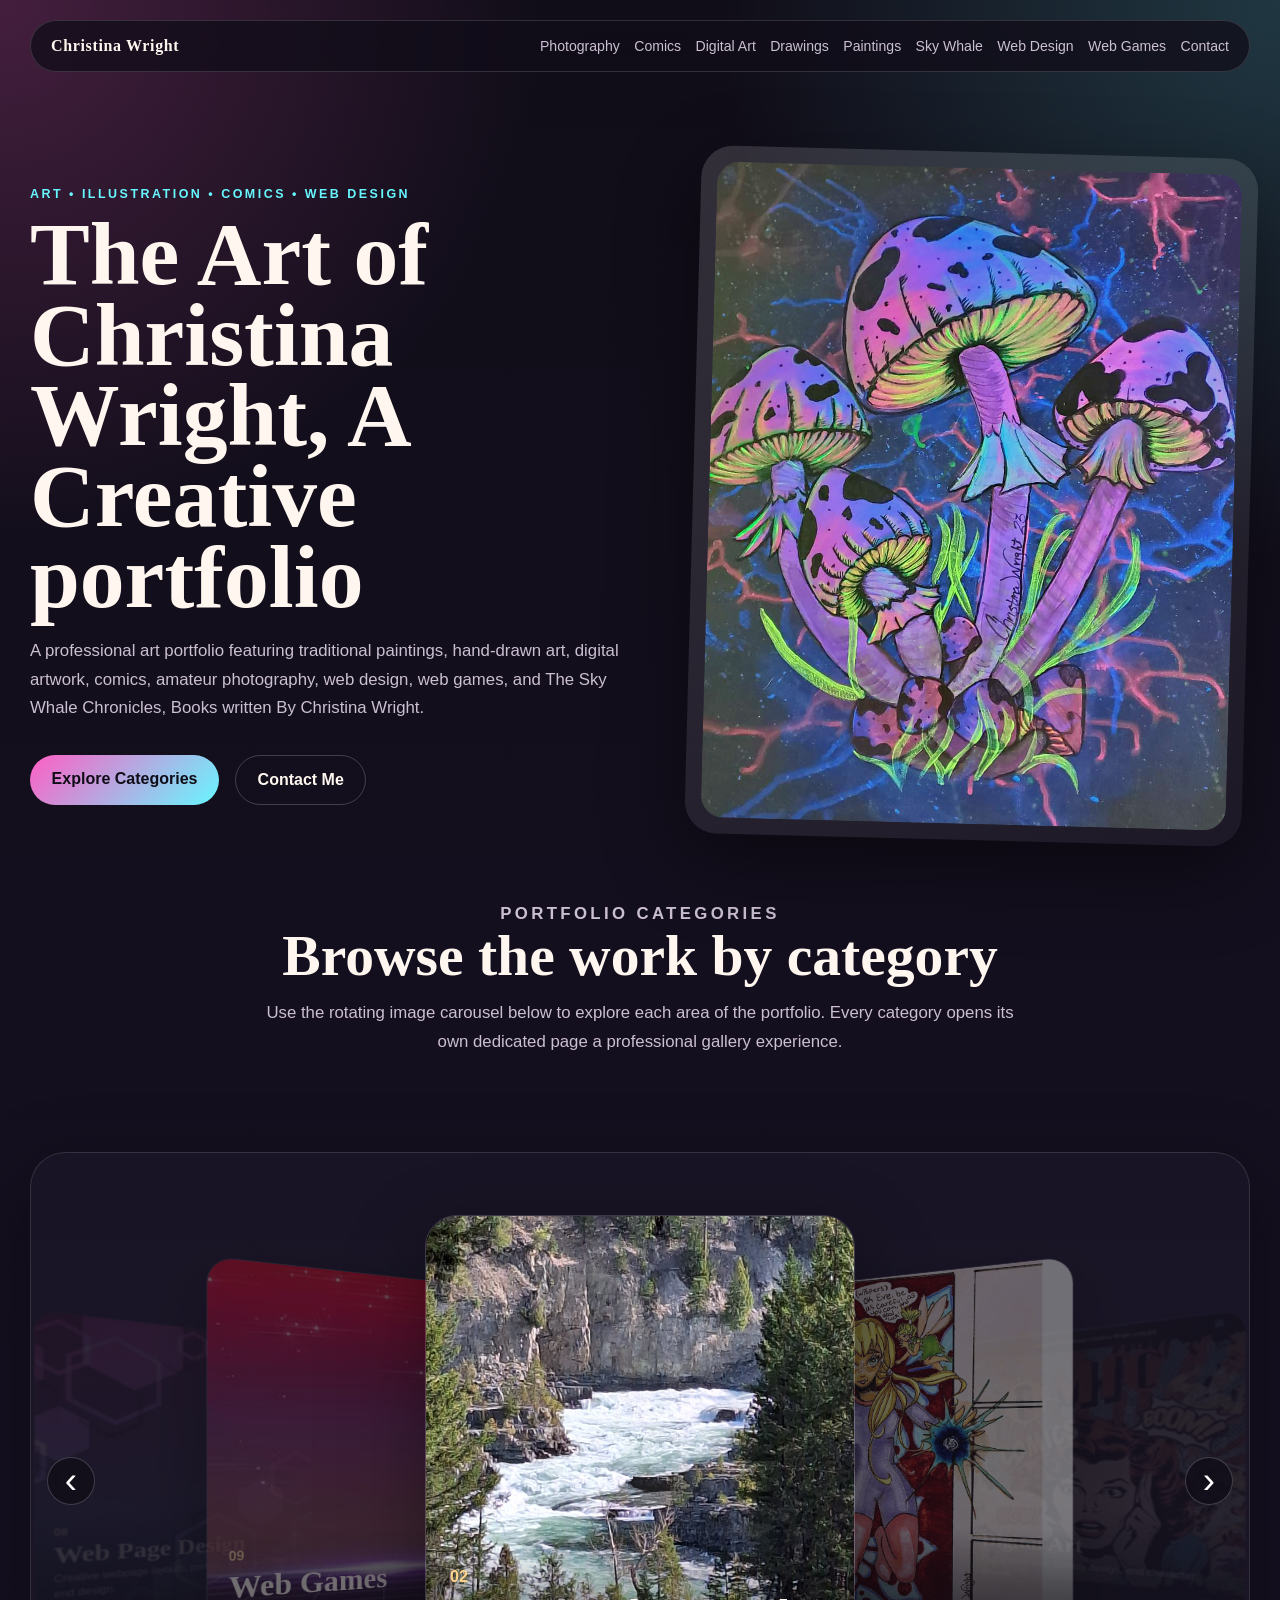
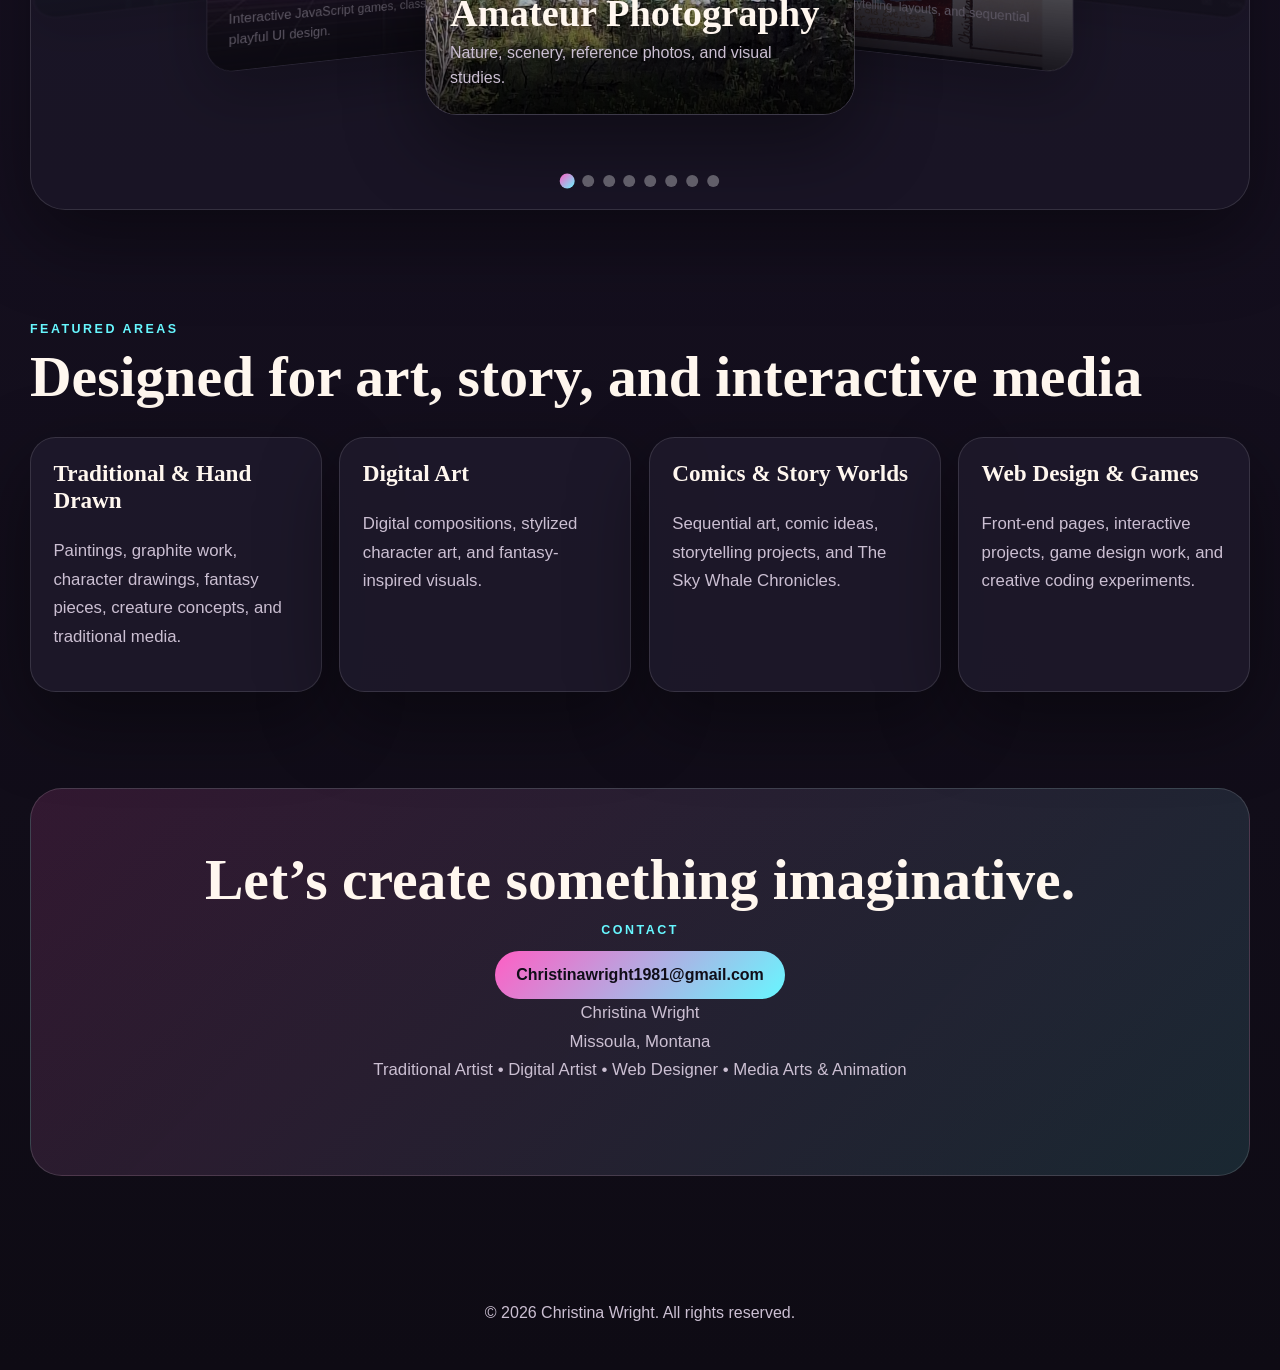
<file: index.html>
<!DOCTYPE html>
<html lang="en">
<head>
  <meta charset="UTF-8" />
  <meta name="viewport" content="width=device-width, initial-scale=1.0" />
  <title>Christina Wright | Art Portfolio</title>
  <link rel="stylesheet" href="style.css" />
</head>
<body>
  <header class="main-header" id="home">
    <nav class="navbar">
      <a class="logo" href="index.html">Christina Wright</a>
      <button class="menu-toggle" aria-label="Open navigation menu">☰</button>

      <div class="nav-links">
       
        <a href="photography.html">Photography</a>
        <a href="comics.html">Comics</a>
        <a href="digital-art.html">Digital Art</a>
        <a href="drawings.html">Drawings</a>
        <a href="paintings.html">Paintings</a>
        <a href="sky-whale.html">Sky Whale</a>
        <a href="web-design.html">Web Design</a>
        <a href="web-games.html">Web Games</a>
        <a href="#contact">Contact</a>
      </div>
    </nav>

    <section class="hero">
      <div class="hero-content">
        <p class="eyebrow">Art • Illustration • Comics • Web Design</p>
        <h1>The Art of Christina Wright, A Creative portfolio</h1>
        <p>
          A professional art portfolio featuring traditional paintings, hand-drawn art,
          digital artwork, comics, amateur photography, web design,
          web games, and The Sky Whale Chronicles, Books written By Christina Wright.
        </p>

        <div class="hero-buttons">
          <a class="btn primary" href="#categories">Explore Categories</a>
          <a class="btn secondary" href="#contact">Contact Me</a>
        </div>
      </div>

      <div class="hero-feature">
        <img src="images/NEON MUSHIES.jpg" alt="Featured neon mushroom painting" />
      </div>
    </section>
  </header>

  <main>
    <section class="section intro-section">
      <p class="eyebrow">Portfolio Categories</p>
      <h2>Browse the work by category</h2>
      <p>
        Use the rotating image carousel below to explore each area of the portfolio.
        Every category opens its own dedicated page a professional gallery experience.
      </p>
    </section>

    <section class="category-carousel-section" id="categories">
      <button class="carousel-arrow prev" aria-label="Previous category">‹</button>

      <div class="category-carousel" id="categoryCarousel">
       
      <a class="category-slide" href="photography.html">
          <img src="images/20240419_095135.jpg" alt="Amateur photography category thumbnail" />
          <div class="slide-overlay"><span>02</span><h3>Amateur Photography</h3><p>Nature, scenery, reference photos, and visual studies.</p></div>
        </a>

        <a class="category-slide" href="comics.html">
          <img src="images/comics thumbnail.jpg" alt="Comics category thumbnail" />
          <div class="slide-overlay"><span>03</span><h3>Comics</h3><p>Comic panels, storytelling, layouts, and sequential art.</p></div>
        </a>

        <a class="category-slide" href="digital-art.html">
          <img src="images/e89d1c56-5d9e-41ff-957c-0259a814af5aorca-image-.jpg.jpeg" alt="Digital art category thumbnail" />
          <div class="slide-overlay"><span>04</span><h3>Digital Art</h3><p>Digital illustration, fantasy design, and character artwork.</p></div>
        </a>

        <a class="category-slide" href="drawings.html">
          <img src="images/465605161_10224882230900383_1966014836447828528_n.jpg" alt="Drawings category thumbnail" />
          <div class="slide-overlay"><span>05</span><h3>Drawings</h3><p>Pencil, graphite, hand-drawn characters, and studies.</p></div>
        </a>

        <a class="category-slide" href="paintings.html">
          <img src="images/416716736_10222942627211503_7691808500595225283_n.jpg" alt="Paintings category thumbnail" />
          <div class="slide-overlay"><span>06</span><h3>Paintings</h3><p>Traditional paintings, mixed media, and canvas work.</p></div>
        </a>

        <a class="category-slide" href="sky-whale.html">
          <img src="images/61Pt4tpsYjL._AC_SL1500_.jpg" alt="The Sky Whale Chronicles category thumbnail" />
          <div class="slide-overlay"><span>07</span><h3>The Sky Whale Chronicles</h3><p>Original story world, characters, concept art, and book-related visuals.</p></div>
        </a>

        <a class="category-slide" href="web-design.html">
          <img src="images/web-design/web-design-background.jpg" alt="Web design category thumbnail" />
          <div class="slide-overlay"><span>08</span><h3>Web Page Design</h3><p>Creative webpage layouts, portfolio work, and front-end design.</p></div>
        </a>

        <a class="category-slide" href="web-games.html">
          <img src="images/web-games/web-games-background.jpg" alt="Web games category thumbnail" />
          <div class="slide-overlay"><span>09</span><h3>Web Games</h3><p>Interactive JavaScript games, class projects, and playful UI design.</p></div>
        </a>
      </div>

      <button class="carousel-arrow next" aria-label="Next category">›</button>
      <div class="carousel-dots" id="carouselDots"></div>
    </section>

    <section class="section feature-grid-section">
      <p class="eyebrow">Featured Areas</p>
      <h2>Designed for art, story, and interactive media</h2>

      <div class="feature-grid">
        <article class="feature-card"><h3>Traditional & Hand Drawn</h3><p>Paintings, graphite work, character drawings, fantasy pieces, creature concepts, and traditional media.</p></article>
        <article class="feature-card"><h3>Digital Art</h3><p>Digital compositions, stylized character art, and fantasy-inspired visuals.</p></article>
        <article class="feature-card"><h3>Comics & Story Worlds</h3><p>Sequential art, comic ideas, storytelling projects, and The Sky Whale Chronicles.</p></article>
        <article class="feature-card"><h3>Web Design & Games</h3><p>Front-end pages, interactive projects, game design work, and creative coding experiments.</p></article>
      </div>
    </section>
   
   
    
    <section class="section contact-section" id="contact">
      <h2>Let’s create something imaginative.</h2>
      <p class="eyebrow">Contact</p> 
      <a class="btn primary" href="mailto:Christinawright1981@gmail.com">Christinawright1981@gmail.com</a>
      
      <p class="contact-text">
        Christina Wright<br />
        Missoula, Montana<br />
        Traditional Artist • Digital Artist • Web Designer • Media Arts & Animation
      </p>
    
    </section>
  </main>

  <footer class="footer">
    <p>© <span id="year"></span> Christina Wright. All rights reserved.</p>
  </footer>

  <script src="script.js"></script>
</body>
</html>
</file>
<file: style.css>
*{box-sizing:border-box}:root{--bg:#100d18;--panel:rgba(31,26,45,.82);--solid:#211b31;--text:#fff7ef;--muted:#cbbfd2;--pink:#ff5ec4;--cyan:#67f7ff;--gold:#ffd38d;--shadow:0 28px 80px rgba(0,0,0,.42)}html{scroll-behavior:smooth}body{margin:0;color:var(--text);font-family:Georgia,"Times New Roman",serif;background:radial-gradient(circle at top left,rgba(255,94,196,.22),transparent 34rem),radial-gradient(circle at top right,rgba(103,247,255,.18),transparent 35rem),linear-gradient(180deg,#100d18 0%,#161021 50%,#0e0b14 100%)}img{display:block;max-width:100%}a{color:inherit;text-decoration:none}.main-header{min-height:100vh;padding:1.25rem}.navbar{width:min(1220px,100%);margin:0 auto;padding:1rem 1.25rem;border-radius:999px;border:1px solid rgba(255,255,255,.14);background:rgba(16,13,24,.75);backdrop-filter:blur(18px);display:flex;align-items:center;justify-content:space-between;position:sticky;top:1rem;z-index:50}.logo{font-weight:900;letter-spacing:.04em}.nav-links{display:flex;align-items:center;gap:.9rem;font-family:Arial,sans-serif;font-size:.88rem;color:var(--muted)}.nav-links a:hover{color:var(--cyan)}.menu-toggle{display:none;border:0;background:transparent;color:var(--text);font-size:1.7rem;cursor:pointer}.hero{width:min(1220px,100%);margin:5rem auto 0;display:grid;grid-template-columns:1.05fr .95fr;gap:3rem;align-items:center}.eyebrow{margin:0 0 .85rem;color:var(--cyan);font-family:Arial,sans-serif;text-transform:uppercase;letter-spacing:.2em;font-size:.78rem;font-weight:800}h1,h2,h3,p{margin-top:0}h1{max-width:850px;font-size:clamp(3rem,7vw,7rem);line-height:.9;margin-bottom:1.25rem}h2{font-size:clamp(2.1rem,4.5vw,4.6rem);line-height:.95;margin-bottom:1rem}.hero-content p:not(.eyebrow),.intro-section p,.feature-card p,.contact-text{font-family:Arial,sans-serif;color:var(--muted);font-size:1.05rem;line-height:1.7}.hero-buttons{margin-top:2rem;display:flex;gap:1rem;flex-wrap:wrap}.btn{display:inline-flex;border-radius:999px;padding:.95rem 1.35rem;font-family:Arial,sans-serif;font-weight:900}.btn.primary{color:#100d18;background:linear-gradient(135deg,var(--pink),var(--cyan))}.btn.secondary{color:var(--text);border:1px solid rgba(255,255,255,.2)}.hero-feature{padding:1rem;border-radius:2rem;background:linear-gradient(145deg,rgba(255,255,255,.14),rgba(255,255,255,.04));box-shadow:var(--shadow);transform:rotate(1.5deg)}.hero-feature img{width:100%;aspect-ratio:4/5;object-fit:cover;border-radius:1.4rem}.section{width:min(1220px,calc(100% - 2rem));margin:0 auto 6rem}.intro-section{text-align:center}.intro-section p{max-width:760px;margin:0 auto}.category-carousel-section{width:min(1220px,calc(100% - 2rem));margin:0 auto 7rem;position:relative;padding:2rem 3.5rem 4rem;border-radius:2.2rem;background:rgba(31,26,45,.5);border:1px solid rgba(255,255,255,.12);box-shadow:var(--shadow);overflow:hidden}.category-carousel{height:560px;position:relative;perspective:1300px}.category-slide{position:absolute;top:50%;left:50%;width:min(430px,72vw);height:500px;border-radius:2rem;overflow:hidden;transform:translate(-50%,-50%);transition:transform .6s ease,opacity .6s ease,filter .6s ease;opacity:0;pointer-events:none;box-shadow:var(--shadow);border:1px solid rgba(255,255,255,.16)}.category-slide img{width:100%;height:100%;object-fit:cover}.category-slide.active{opacity:1;pointer-events:auto;transform:translate(-50%,-50%) scale(1) rotateY(0deg);z-index:5}.category-slide.prev-slide{opacity:.62;pointer-events:auto;filter:saturate(.75) brightness(.65);transform:translate(-110%,-50%) scale(.76) rotateY(34deg);z-index:3}.category-slide.next-slide{opacity:.62;pointer-events:auto;filter:saturate(.75) brightness(.65);transform:translate(10%,-50%) scale(.76) rotateY(-34deg);z-index:3}.category-slide.far-prev{opacity:.28;filter:blur(1px) saturate(.55) brightness(.45);transform:translate(-155%,-50%) scale(.55) rotateY(44deg);z-index:1}.category-slide.far-next{opacity:.28;filter:blur(1px) saturate(.55) brightness(.45);transform:translate(55%,-50%) scale(.55) rotateY(-44deg);z-index:1}.slide-overlay{position:absolute;inset:auto 0 0;padding:1.5rem;background:linear-gradient(180deg,transparent,rgba(0,0,0,.86))}.slide-overlay span{color:var(--gold);font-family:Arial,sans-serif;font-weight:900}.slide-overlay h3{font-size:clamp(1.8rem,3vw,3rem);margin:.35rem 0}.slide-overlay p{font-family:Arial,sans-serif;color:var(--muted);line-height:1.55;margin-bottom:0}.carousel-arrow{position:absolute;top:50%;transform:translateY(-50%);z-index:20;width:3rem;height:3rem;border-radius:50%;border:1px solid rgba(255,255,255,.2);background:rgba(16,13,24,.82);color:white;font-size:2.3rem;cursor:pointer}.carousel-arrow:hover{background:var(--cyan);color:#100d18}.carousel-arrow.prev{left:1rem}.carousel-arrow.next{right:1rem}.carousel-dots{position:absolute;left:50%;bottom:1.4rem;transform:translateX(-50%);display:flex;gap:.55rem;flex-wrap:wrap;justify-content:center}.carousel-dot{width:.75rem;height:.75rem;border:0;border-radius:50%;background:rgba(255,255,255,.32);cursor:pointer}.carousel-dot.active{background:linear-gradient(135deg,var(--pink),var(--cyan));transform:scale(1.25)}.feature-grid{margin-top:2rem;display:grid;grid-template-columns:repeat(4,1fr);gap:1.1rem}.feature-card{min-height:230px;padding:1.4rem;border-radius:1.6rem;background:var(--panel);border:1px solid rgba(255,255,255,.12);box-shadow:var(--shadow)}.feature-card h3{font-size:1.45rem}.contact-section{text-align:center;padding:4rem 1rem;border-radius:2rem;background:linear-gradient(135deg,rgba(255,94,196,.14),rgba(103,247,255,.12));border:1px solid rgba(255,255,255,.14)}.contact-text{margin-bottom:1.6rem}.footer{padding:2rem;text-align:center;color:var(--muted);font-family:Arial,sans-serif}@media(max-width:980px){.nav-links{display:none;position:absolute;top:4.3rem;left:1rem;right:1rem;flex-direction:column;align-items:flex-start;padding:1rem;border-radius:1.2rem;background:var(--solid)}.nav-links.open{display:flex}.menu-toggle{display:block}.navbar{border-radius:1.4rem}.hero,.feature-grid{grid-template-columns:1fr}.category-carousel-section{padding:1rem .8rem 4rem}.category-carousel{height:520px}.category-slide{width:78vw;height:460px}.category-slide.prev-slide,.category-slide.next-slide,.category-slide.far-prev,.category-slide.far-next{opacity:0;pointer-events:none}.carousel-arrow.prev{left:.8rem}.carousel-arrow.next{right:.8rem}
                                                                                                                                                                                                                                                                                                                                                                                                                                                                                                                                                                                                                                                                                                                                                                                                                                                                                                                                                                                                                                                                                                                                                                                                                                                                                                                                                                                                                                                                                                                                                                                                                                                                                                                                                                                                                                                                                                                                                                                                                                                                                                                                                                                                                                                                                                                                                                                                                                                                                                                                                                                                                                                                                                                                                                                                                                                                                                                                                                                                                                                                                                                                                                                                                                                                                                                                                                                                                                                                                                                                                                                                                                                                                                                                                                                                                                                                                                                                                                                                                                                                                                                                                                                                                                                                                                                                                                                                                                                                                                                                                                                                                                                                                                                                                                                                                                                                                                                                                                                                                                                                                                                                                                                                                                                                                                                                                                                                                                                                                                                                                                                                                                                                                                                                                                                                                                                                                                                                                                        .center {
  display: flex;
  justify-content: center;
  align-items: center;
}
</file>
